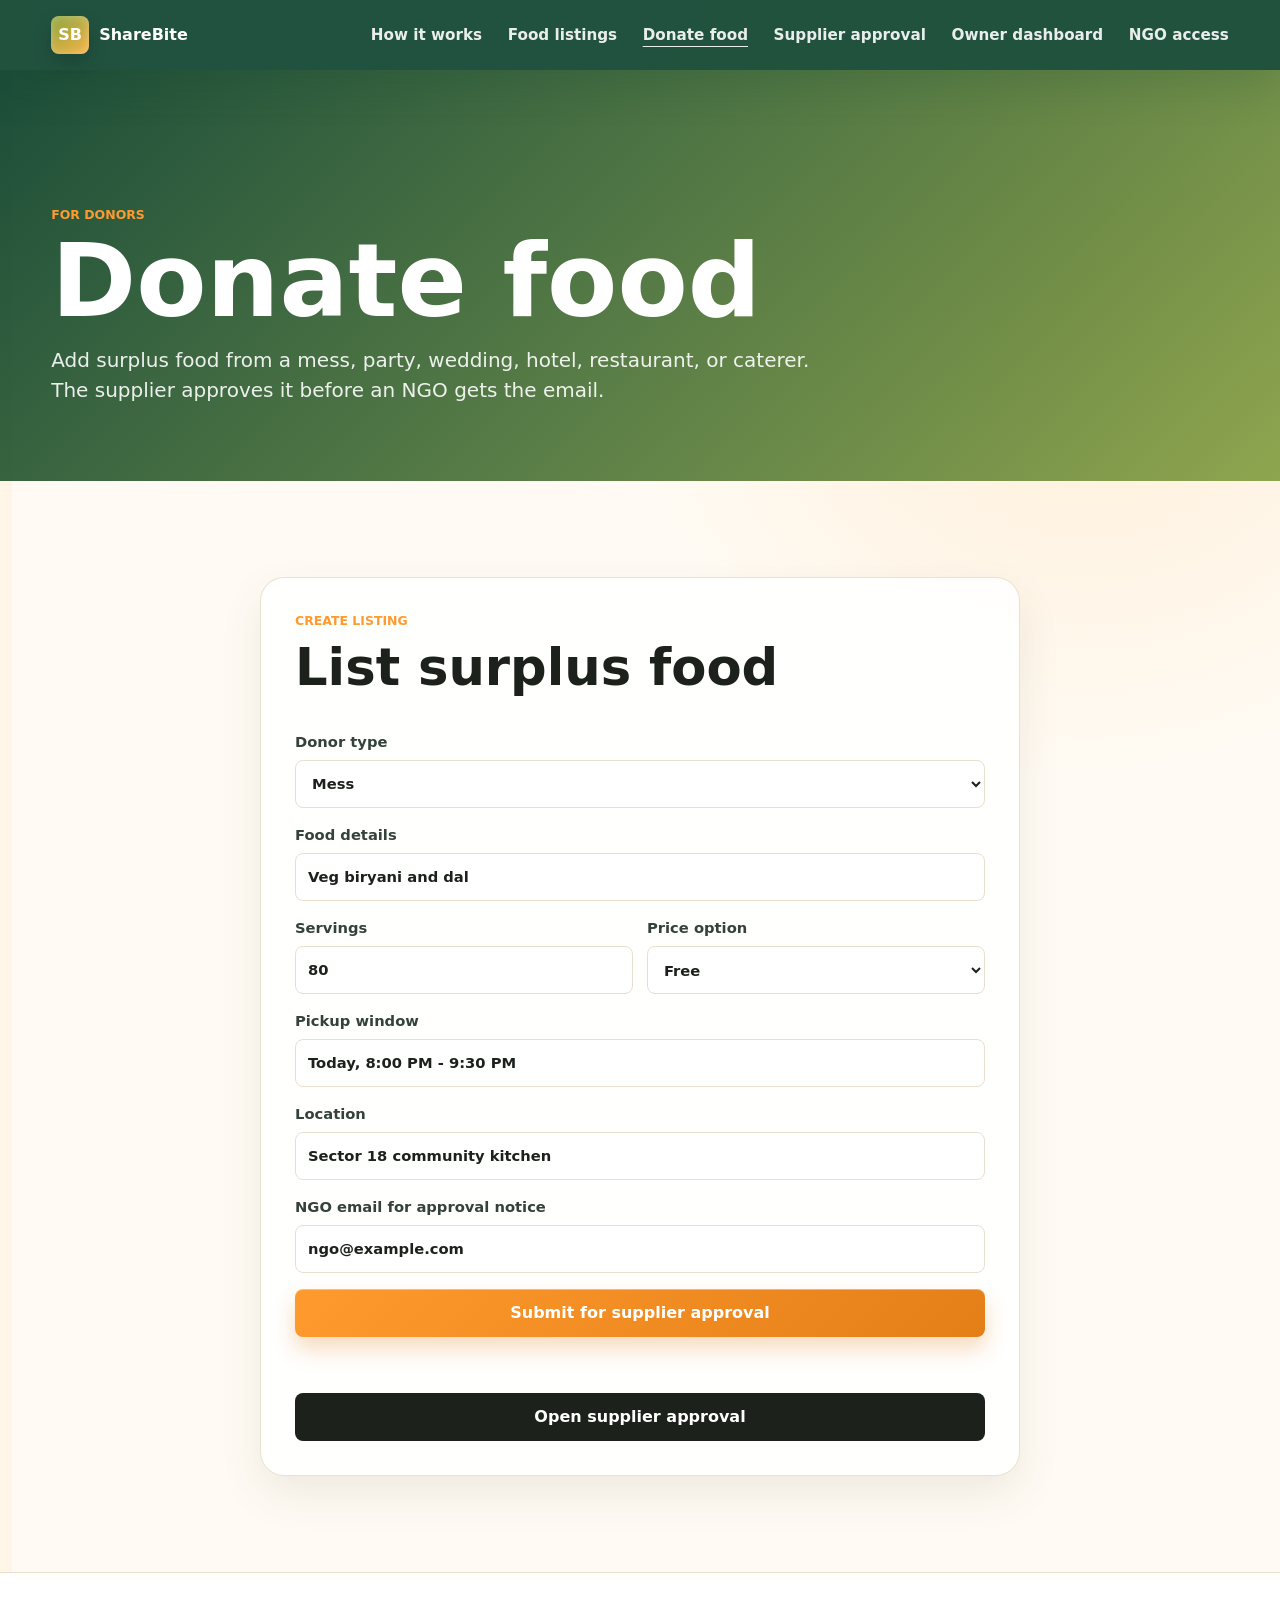
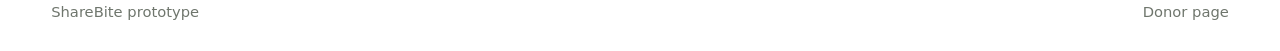
<file: donate.html>
<!DOCTYPE html>
<html lang="en">
<head>
  <meta charset="UTF-8">
  <meta name="viewport" content="width=device-width, initial-scale=1.0">
  <title>Donate Food | ShareBite</title>
  <link rel="stylesheet" href="styles.css">
</head>
<body>
  <a class="skip-link" href="#main">Skip to main content</a>
  <header class="site-header page-header">
    <a class="brand" href="index.html" aria-label="ShareBite home"><span class="brand-mark">SB</span><span>ShareBite</span></a>
    <button class="menu-toggle" type="button" aria-controls="mainNav" aria-expanded="false"><span></span><span></span><span></span>Menu</button>
    <nav class="nav" id="mainNav" aria-label="Main navigation">
      <a href="how.html">How it works</a>
      <a href="listings.html">Food listings</a>
      <a href="donate.html" aria-current="page">Donate food</a>
      <a href="supplier.html">Supplier approval</a>
      <a href="owner.html">Owner dashboard</a>
      <a href="ngo.html">NGO access</a>
    </nav>
  </header>

  <main id="main">
    <section class="page-hero">
      <p class="eyebrow">For donors</p>
      <h1>Donate food</h1>
      <p>Add surplus food from a mess, party, wedding, hotel, restaurant, or caterer. The supplier approves it before an NGO gets the email.</p>
    </section>

    <section class="section single-form">
      <form class="form-panel" id="donate" aria-labelledby="donate-title">
        <div class="section-heading inline">
          <p class="eyebrow">Create listing</p>
          <h2 id="donate-title">List surplus food</h2>
        </div>
        <label>Donor type
          <select id="donorType" required>
            <option>Mess</option>
            <option>Wedding hall</option>
            <option>Party organizer</option>
            <option>Hotel</option>
            <option>Restaurant</option>
            <option>Caterer</option>
          </select>
        </label>
        <label>Food details<input id="foodName" type="text" value="Veg biryani and dal" required></label>
        <div class="form-row">
          <label>Servings<input id="servings" type="number" min="5" value="80" required></label>
          <label>Price option
            <select id="priceType" required>
              <option value="free">Free</option>
              <option value="discount">50% off</option>
            </select>
          </label>
        </div>
        <label>Pickup window<input id="pickupWindow" type="text" value="Today, 8:00 PM - 9:30 PM" required></label>
        <label>Location<input id="location" type="text" value="Sector 18 community kitchen" required></label>
        <label>NGO email for approval notice<input id="ngoEmail" type="email" value="ngo@example.com" required></label>
        <button class="button primary full" type="submit">Submit for supplier approval</button>
        <p class="form-note" id="donationMessage" role="status"></p>
        <a class="button dark full" href="supplier.html">Open supplier approval</a>
      </form>
    </section>
  </main>

  <footer class="footer"><span>ShareBite prototype</span><span>Donor page</span></footer>
  <script src="script.js"></script>
</body>
</html>
</file>
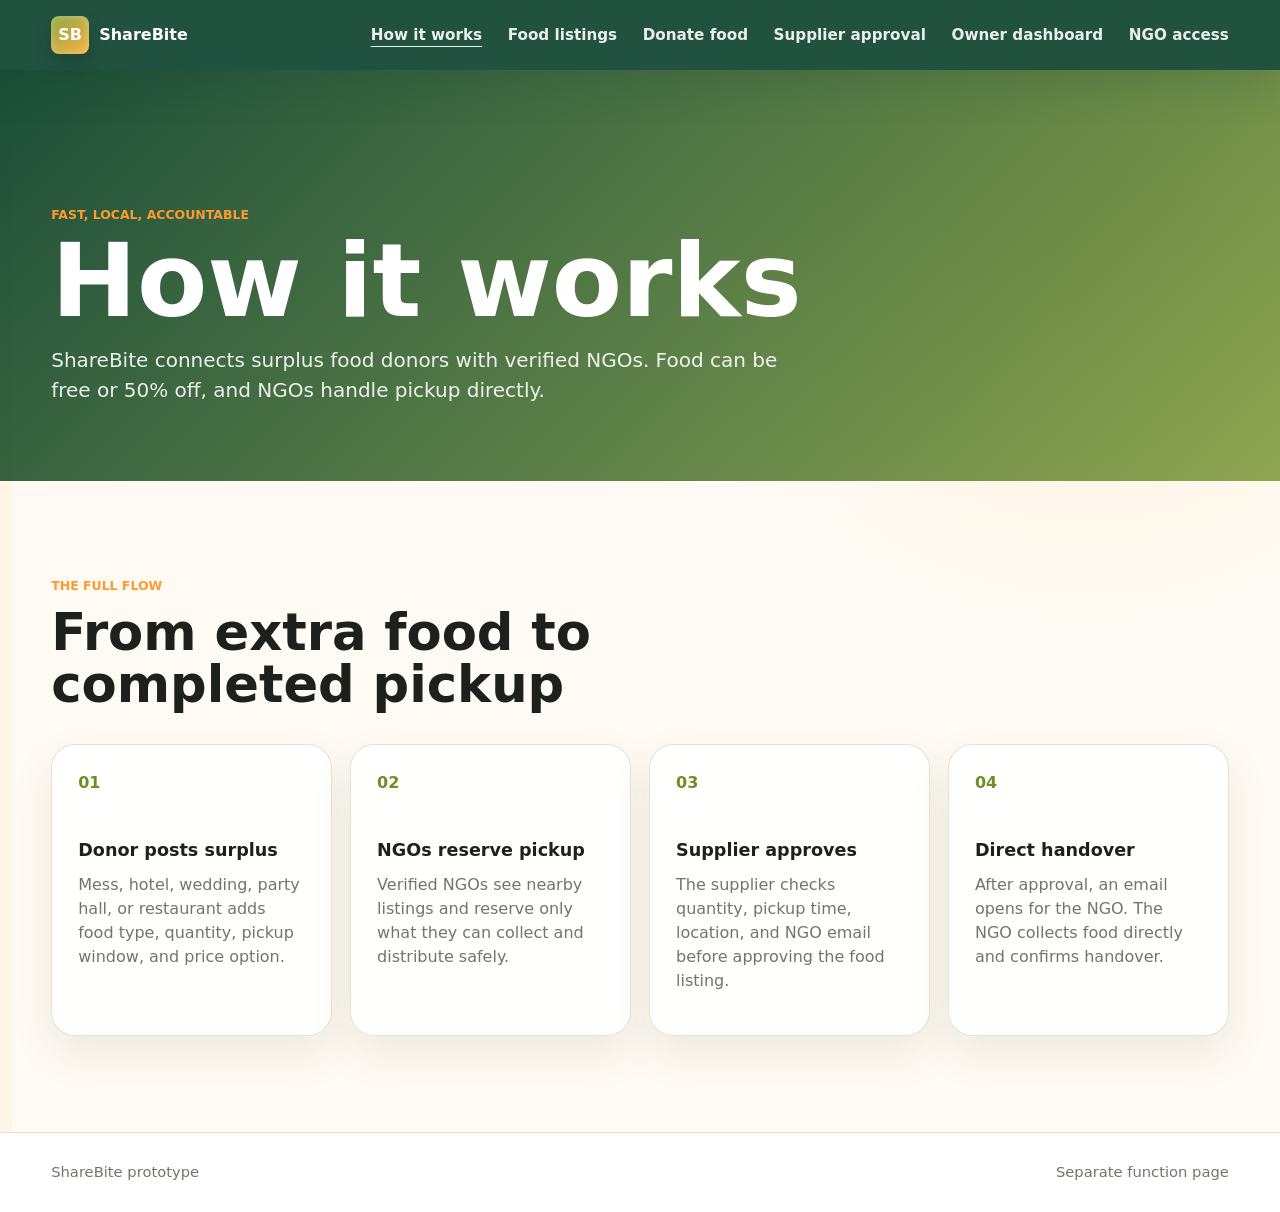
<file: how.html>
<!DOCTYPE html>
<html lang="en">
<head>
  <meta charset="UTF-8">
  <meta name="viewport" content="width=device-width, initial-scale=1.0">
  <title>How It Works | ShareBite</title>
  <link rel="stylesheet" href="styles.css">
</head>
<body>
  <a class="skip-link" href="#main">Skip to main content</a>
  <header class="site-header page-header">
    <a class="brand" href="index.html" aria-label="ShareBite home"><span class="brand-mark">SB</span><span>ShareBite</span></a>
    <button class="menu-toggle" type="button" aria-controls="mainNav" aria-expanded="false"><span></span><span></span><span></span>Menu</button>
    <nav class="nav" id="mainNav" aria-label="Main navigation">
      <a href="how.html" aria-current="page">How it works</a>
      <a href="listings.html">Food listings</a>
      <a href="donate.html">Donate food</a>
      <a href="supplier.html">Supplier approval</a>
      <a href="owner.html">Owner dashboard</a>
      <a href="ngo.html">NGO access</a>
    </nav>
  </header>

  <main id="main">
    <section class="page-hero">
      <p class="eyebrow">Fast, local, accountable</p>
      <h1>How it works</h1>
      <p>ShareBite connects surplus food donors with verified NGOs. Food can be free or 50% off, and NGOs handle pickup directly.</p>
    </section>

    <section class="section how" aria-labelledby="how-title">
      <div class="section-heading">
        <p class="eyebrow">The full flow</p>
        <h2 id="how-title">From extra food to completed pickup</h2>
      </div>
      <div class="steps">
        <article>
          <span class="step-number">01</span>
          <h3>Donor posts surplus</h3>
          <p>Mess, hotel, wedding, party hall, or restaurant adds food type, quantity, pickup window, and price option.</p>
        </article>
        <article>
          <span class="step-number">02</span>
          <h3>NGOs reserve pickup</h3>
          <p>Verified NGOs see nearby listings and reserve only what they can collect and distribute safely.</p>
        </article>
        <article>
          <span class="step-number">03</span>
          <h3>Supplier approves</h3>
          <p>The supplier checks quantity, pickup time, location, and NGO email before approving the food listing.</p>
        </article>
        <article>
          <span class="step-number">04</span>
          <h3>Direct handover</h3>
          <p>After approval, an email opens for the NGO. The NGO collects food directly and confirms handover.</p>
        </article>
      </div>
    </section>
  </main>

  <footer class="footer"><span>ShareBite prototype</span><span>Separate function page</span></footer>
  <script src="script.js"></script>
</body>
</html>
</file>
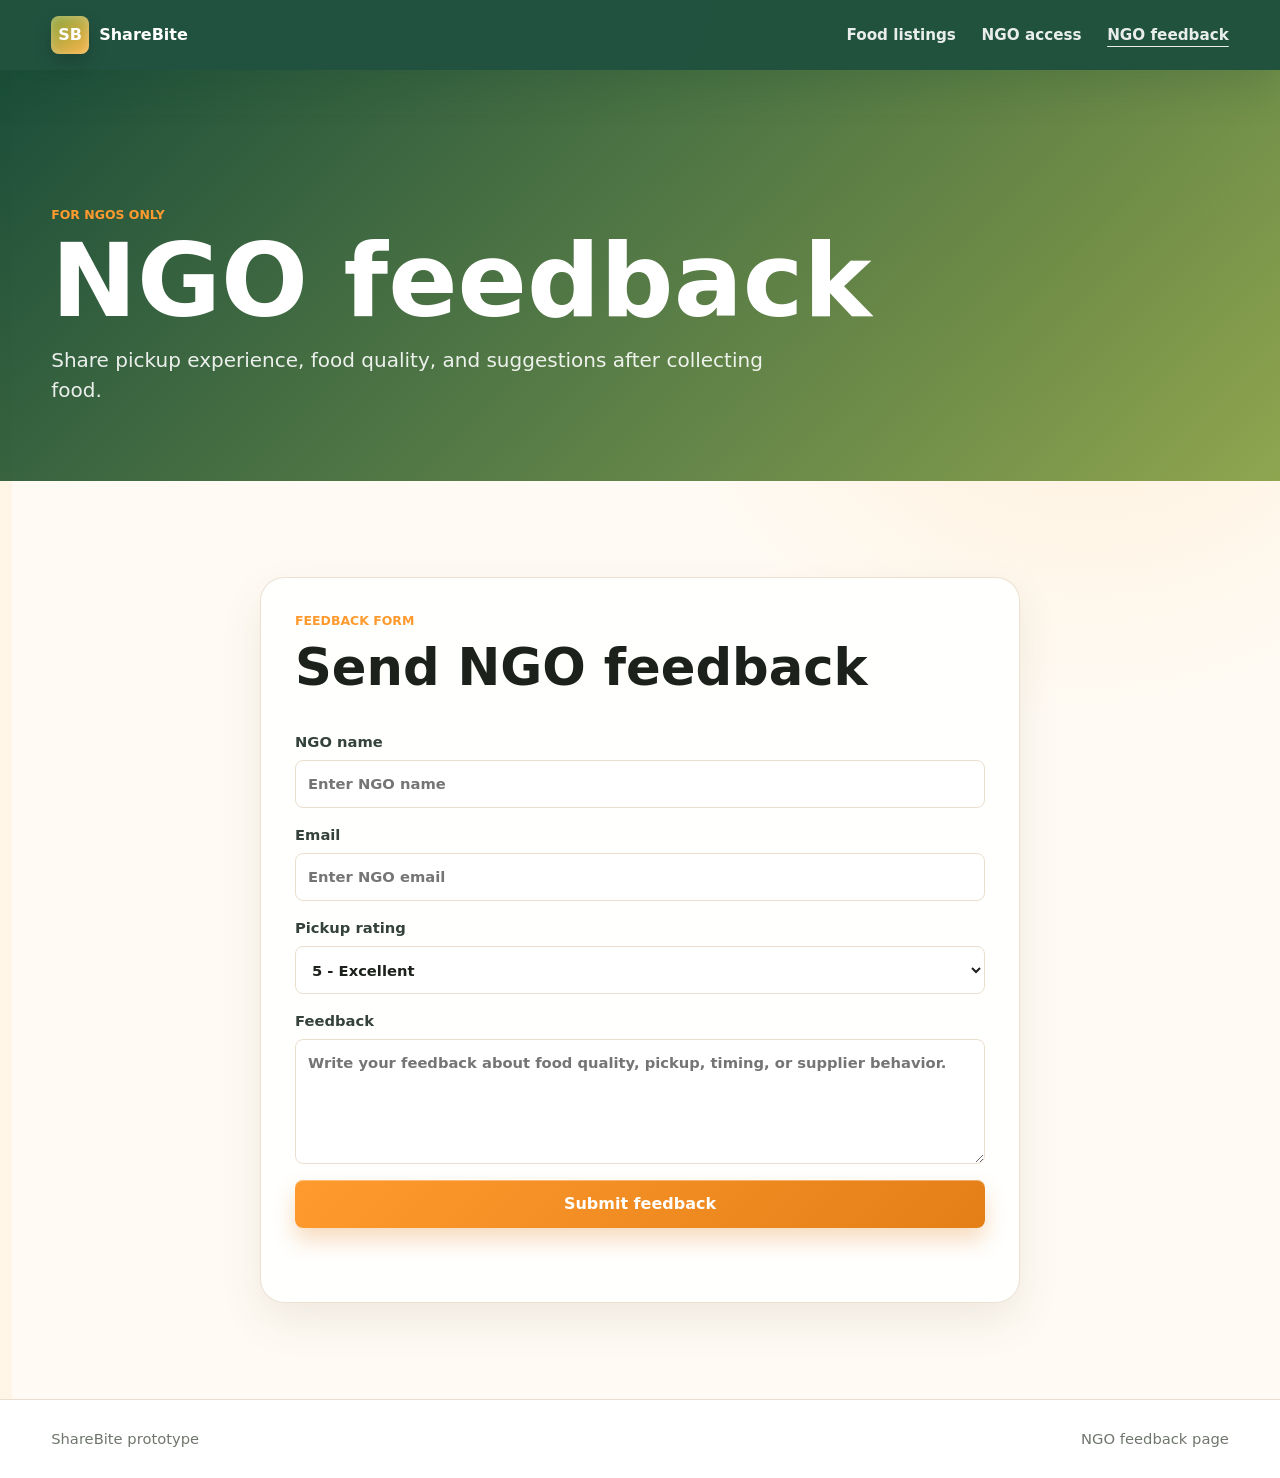
<file: ngo-feedback.html>
<!DOCTYPE html>
<html lang="en">
<head>
  <meta charset="UTF-8">
  <meta name="viewport" content="width=device-width, initial-scale=1.0">
  <title>NGO Feedback | ShareBite</title>
  <link rel="stylesheet" href="styles.css">
</head>
<body>
  <a class="skip-link" href="#main">Skip to main content</a>
  <header class="site-header page-header">
    <a class="brand" href="index.html" aria-label="ShareBite home"><span class="brand-mark">SB</span><span>ShareBite</span></a>
    <button class="menu-toggle" type="button" aria-controls="mainNav" aria-expanded="false"><span></span><span></span><span></span>Menu</button>
    <nav class="nav" id="mainNav" aria-label="Main navigation">
      <a href="listings.html">Food listings</a>
      <a href="ngo.html">NGO access</a>
      <a href="ngo-feedback.html" aria-current="page">NGO feedback</a>
    </nav>
  </header>

  <main id="main">
    <section class="page-hero">
      <p class="eyebrow">For NGOs only</p>
      <h1>NGO feedback</h1>
      <p>Share pickup experience, food quality, and suggestions after collecting food.</p>
    </section>

    <section class="section single-form">
      <form class="form-panel ngo-panel" id="ngoFeedbackForm" aria-labelledby="feedback-title">
        <div class="section-heading inline">
          <p class="eyebrow">Feedback form</p>
          <h2 id="feedback-title">Send NGO feedback</h2>
        </div>
        <label>NGO name
          <input id="feedbackNgoName" type="text" placeholder="Enter NGO name" required>
        </label>
        <label>Email
          <input id="feedbackEmail" type="email" placeholder="Enter NGO email" required>
        </label>
        <label>Pickup rating
          <select id="feedbackRating" required>
            <option value="5">5 - Excellent</option>
            <option value="4">4 - Good</option>
            <option value="3">3 - Average</option>
            <option value="2">2 - Needs improvement</option>
            <option value="1">1 - Poor</option>
          </select>
        </label>
        <label>Feedback
          <textarea id="feedbackText" rows="5" placeholder="Write your feedback about food quality, pickup, timing, or supplier behavior." required></textarea>
        </label>
        <button class="button primary full" type="submit">Submit feedback</button>
        <p class="form-note" id="feedbackMessage" role="status"></p>
      </form>
    </section>
  </main>

  <footer class="footer"><span>ShareBite prototype</span><span>NGO feedback page</span></footer>
  <script src="script.js"></script>
</body>
</html>
</file>
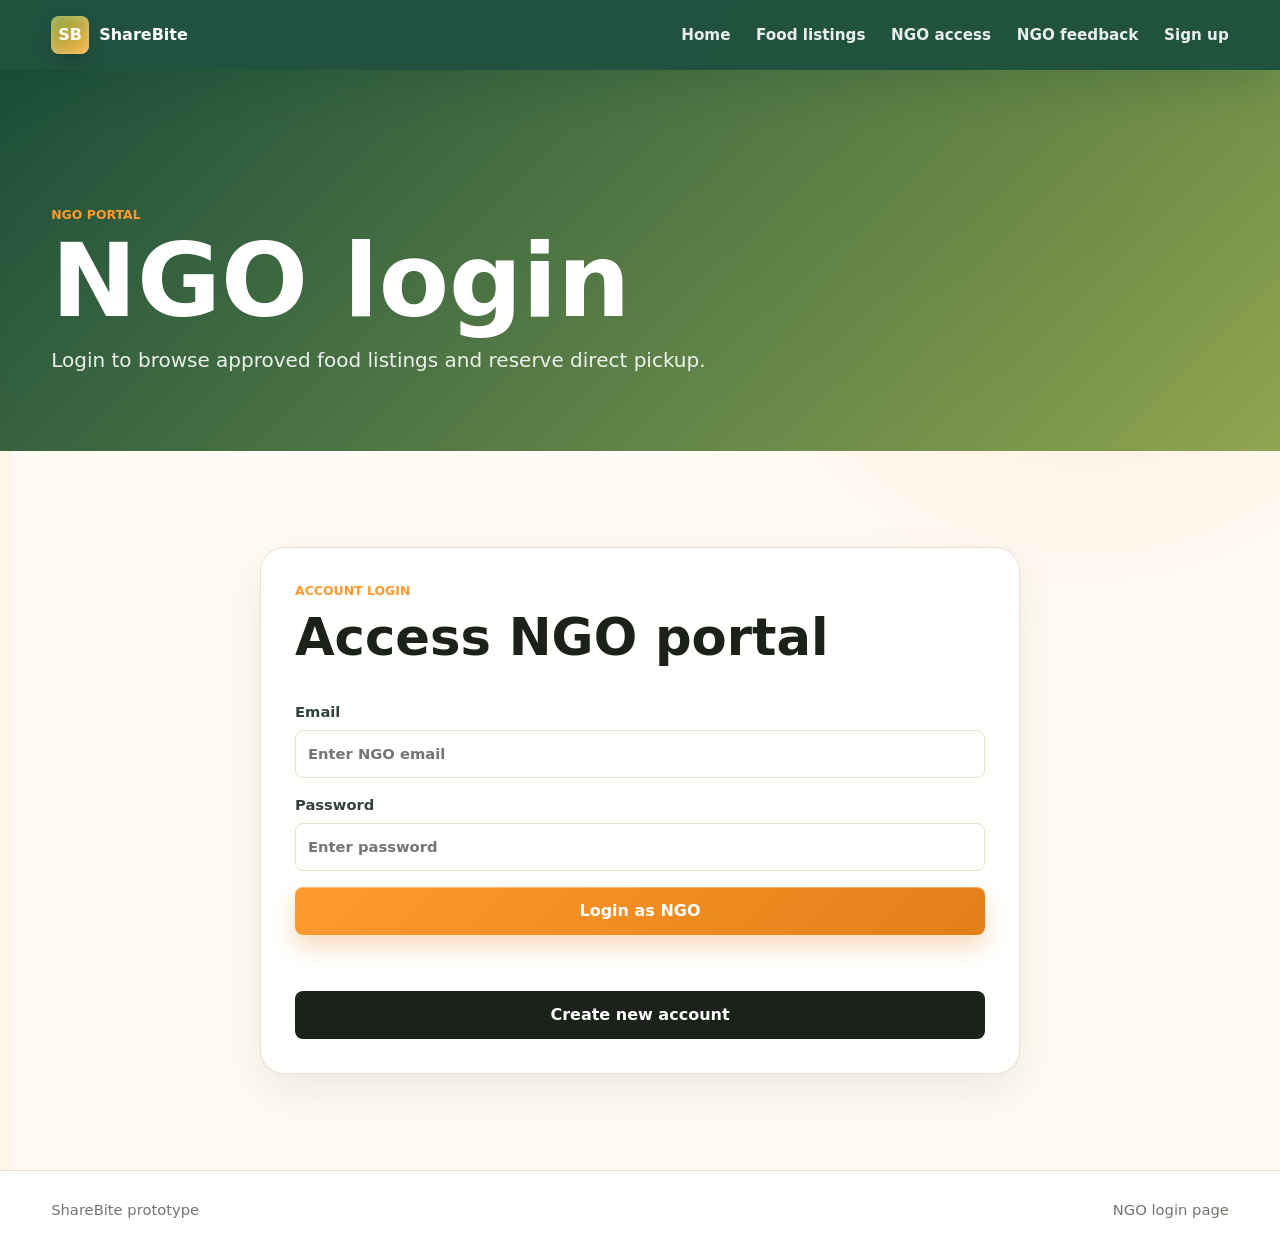
<file: ngo-login.html>
<!DOCTYPE html>
<html lang="en">
<head>
  <meta charset="UTF-8">
  <meta name="viewport" content="width=device-width, initial-scale=1.0">
  <title>NGO Login | ShareBite</title>
  <link rel="stylesheet" href="styles.css">
</head>
<body>
  <a class="skip-link" href="#main">Skip to main content</a>
  <header class="site-header page-header">
    <a class="brand" href="index.html" aria-label="ShareBite home"><span class="brand-mark">SB</span><span>ShareBite</span></a>
    <button class="menu-toggle" type="button" aria-controls="mainNav" aria-expanded="false"><span></span><span></span><span></span>Menu</button>
    <nav class="nav" id="mainNav" aria-label="Main navigation">
      <a href="index.html">Home</a>
      <a href="listings.html">Food listings</a>
      <a href="ngo.html">NGO access</a>
      <a href="ngo-feedback.html">NGO feedback</a>
      <a href="signup.html">Sign up</a>
    </nav>
  </header>

  <main id="main">
    <section class="page-hero">
      <p class="eyebrow">NGO portal</p>
      <h1>NGO login</h1>
      <p>Login to browse approved food listings and reserve direct pickup.</p>
    </section>

    <section class="section single-form">
      <form class="form-panel login-panel" data-login-role="ngo" aria-labelledby="ngo-login-title">
        <div class="section-heading inline">
          <p class="eyebrow">Account login</p>
          <h2 id="ngo-login-title">Access NGO portal</h2>
        </div>
        <label>Email<input class="login-email" type="email" placeholder="Enter NGO email" autocomplete="email" required></label>
        <label>Password<input class="login-password" type="password" placeholder="Enter password" autocomplete="current-password" required></label>
        <button class="button primary full" type="submit">Login as NGO</button>
        <p class="form-note login-message" role="status"></p>
        <a class="button dark full" href="signup.html">Create new account</a>
      </form>
    </section>
  </main>

  <footer class="footer"><span>ShareBite prototype</span><span>NGO login page</span></footer>
  <script src="script.js"></script>
</body>
</html>
</file>
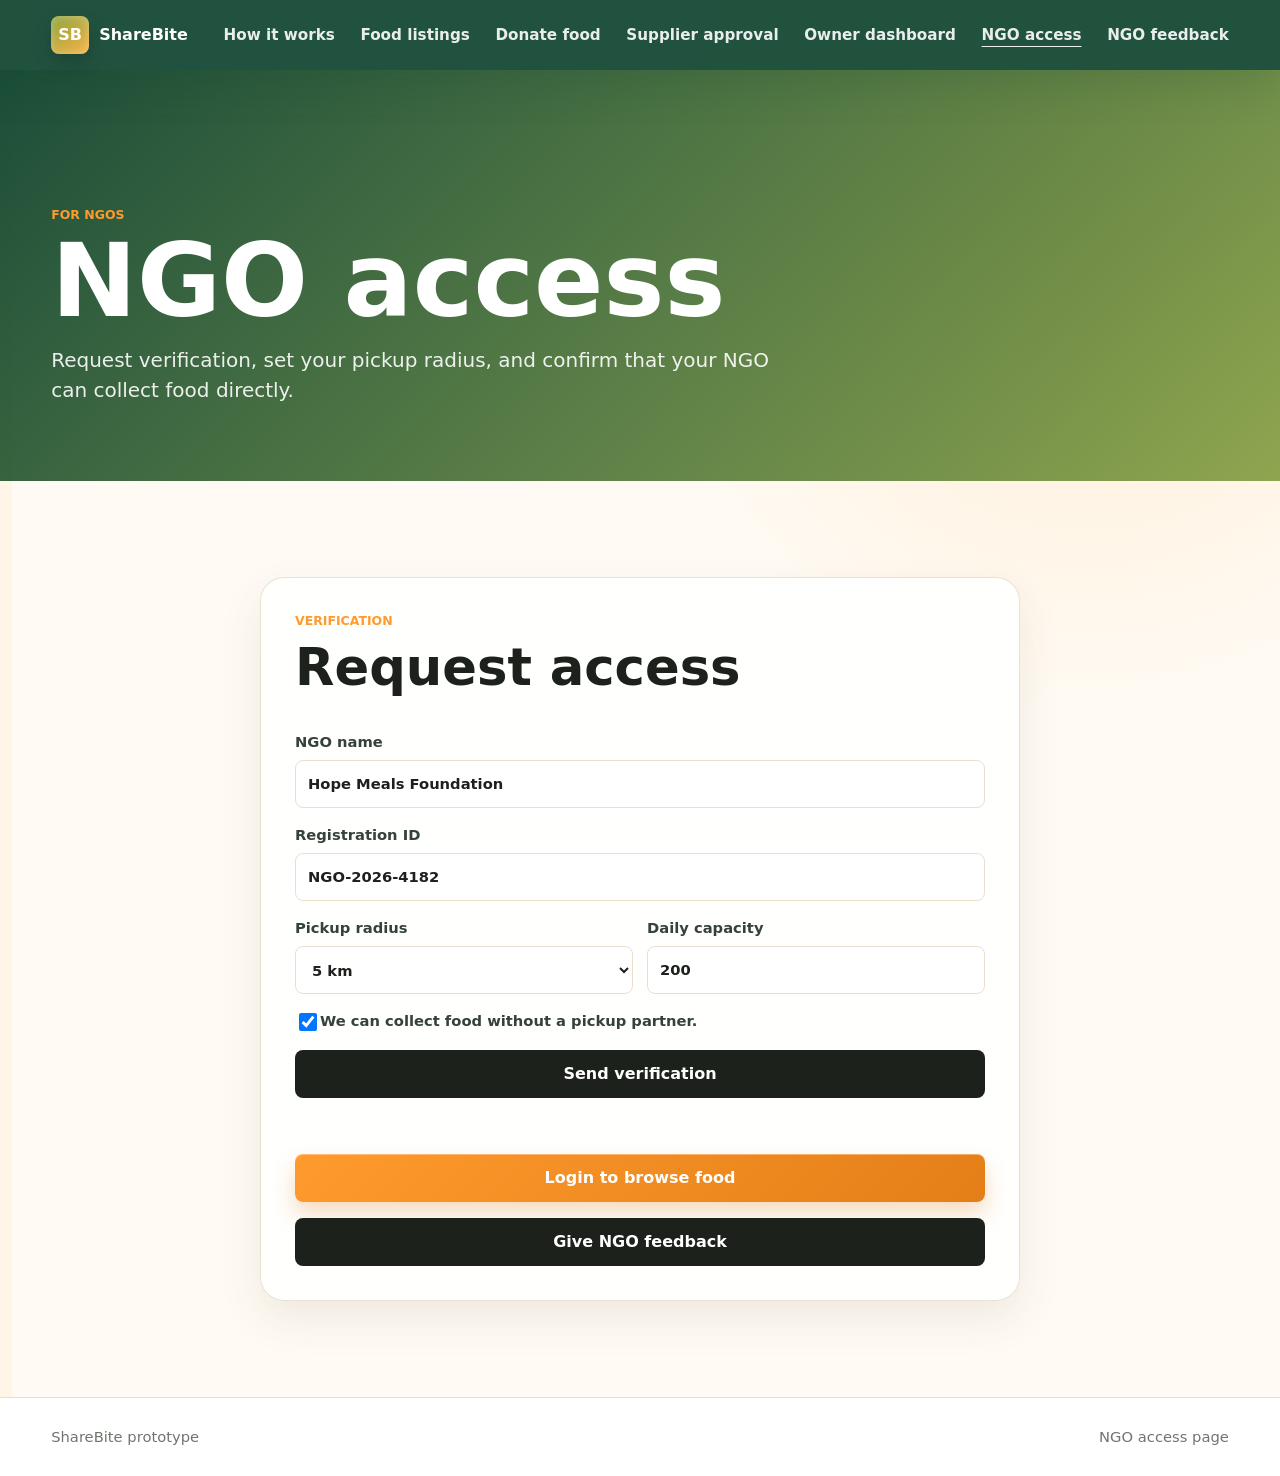
<file: ngo.html>
<!DOCTYPE html>
<html lang="en">
<head>
  <meta charset="UTF-8">
  <meta name="viewport" content="width=device-width, initial-scale=1.0">
  <title>NGO Access | ShareBite</title>
  <link rel="stylesheet" href="styles.css">
</head>
<body>
  <a class="skip-link" href="#main">Skip to main content</a>
  <header class="site-header page-header">
    <a class="brand" href="index.html" aria-label="ShareBite home"><span class="brand-mark">SB</span><span>ShareBite</span></a>
    <button class="menu-toggle" type="button" aria-controls="mainNav" aria-expanded="false"><span></span><span></span><span></span>Menu</button>
    <nav class="nav" id="mainNav" aria-label="Main navigation">
      <a href="how.html">How it works</a>
      <a href="listings.html">Food listings</a>
      <a href="donate.html">Donate food</a>
      <a href="supplier.html">Supplier approval</a>
      <a href="owner.html">Owner dashboard</a>
      <a href="ngo.html" aria-current="page">NGO access</a>
      <a href="ngo-feedback.html">NGO feedback</a>
    </nav>
  </header>

  <main id="main">
    <section class="page-hero">
      <p class="eyebrow">For NGOs</p>
      <h1>NGO access</h1>
      <p>Request verification, set your pickup radius, and confirm that your NGO can collect food directly.</p>
    </section>

    <section class="section single-form">
      <form class="form-panel ngo-panel" id="ngo" aria-labelledby="ngo-title">
        <div class="section-heading inline">
          <p class="eyebrow">Verification</p>
          <h2 id="ngo-title">Request access</h2>
        </div>
        <label>NGO name<input type="text" value="Hope Meals Foundation" required></label>
        <label>Registration ID<input type="text" value="NGO-2026-4182" required></label>
        <div class="form-row">
          <label>Pickup radius
            <select required>
              <option>5 km</option>
              <option>10 km</option>
              <option>20 km</option>
            </select>
          </label>
          <label>Daily capacity<input type="number" min="10" value="200" required></label>
        </div>
        <label class="checkbox">
          <input type="checkbox" checked>
          <span>We can collect food without a pickup partner.</span>
        </label>
        <button class="button dark full" type="submit">Send verification</button>
        <p class="form-note" id="ngoMessage" role="status"></p>
        <a class="button primary full" href="ngo-login.html">Login to browse food</a>
        <a class="button dark full" href="ngo-feedback.html">Give NGO feedback</a>
      </form>
    </section>
  </main>

  <footer class="footer"><span>ShareBite prototype</span><span>NGO access page</span></footer>
  <script src="script.js"></script>
</body>
</html>
</file>
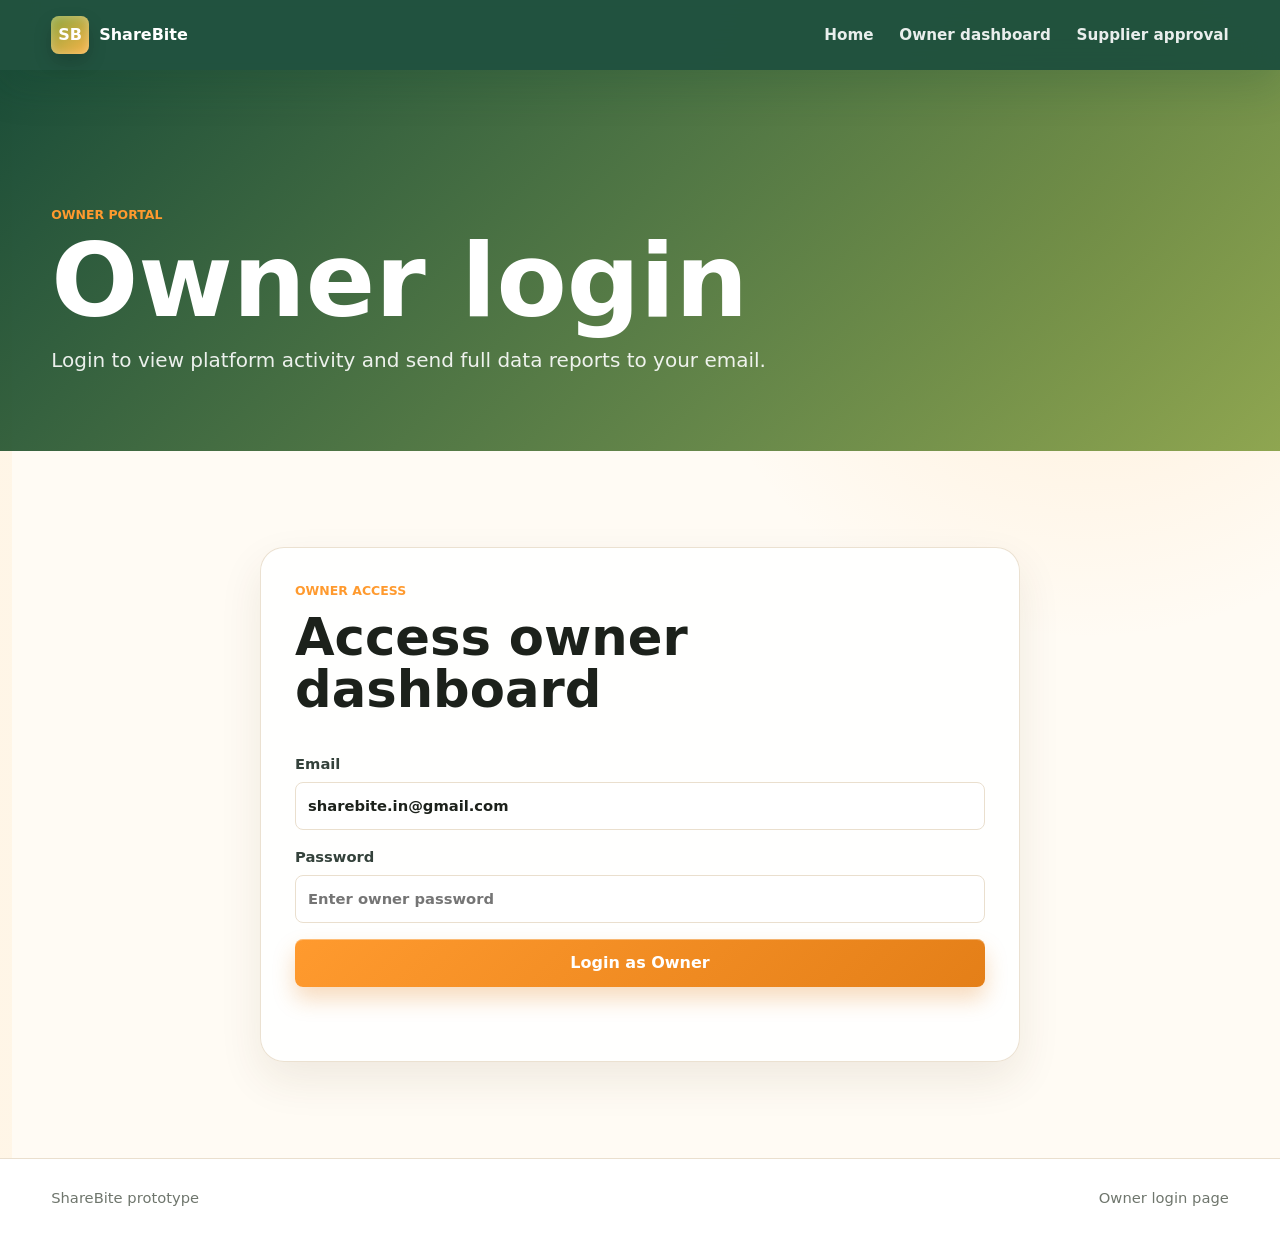
<file: owner-login.html>
<!DOCTYPE html>
<html lang="en">
<head>
  <meta charset="UTF-8">
  <meta name="viewport" content="width=device-width, initial-scale=1.0">
  <title>Owner Login | ShareBite</title>
  <link rel="stylesheet" href="styles.css">
</head>
<body>
  <a class="skip-link" href="#main">Skip to main content</a>
  <header class="site-header page-header">
    <a class="brand" href="index.html" aria-label="ShareBite home"><span class="brand-mark">SB</span><span>ShareBite</span></a>
    <button class="menu-toggle" type="button" aria-controls="mainNav" aria-expanded="false"><span></span><span></span><span></span>Menu</button>
    <nav class="nav" id="mainNav" aria-label="Main navigation">
      <a href="index.html">Home</a>
      <a href="owner.html">Owner dashboard</a>
      <a href="supplier.html">Supplier approval</a>
    </nav>
  </header>

  <main id="main">
    <section class="page-hero">
      <p class="eyebrow">Owner portal</p>
      <h1>Owner login</h1>
      <p>Login to view platform activity and send full data reports to your email.</p>
    </section>

    <section class="section single-form">
      <form class="form-panel login-panel" data-login-role="owner" aria-labelledby="owner-login-title">
        <div class="section-heading inline">
          <p class="eyebrow">Owner access</p>
          <h2 id="owner-login-title">Access owner dashboard</h2>
        </div>
        <label>Email<input class="login-email" type="email" value="sharebite.in@gmail.com" autocomplete="email" required></label>
        <label>Password<input class="login-password" type="password" placeholder="Enter owner password" autocomplete="current-password" required></label>
        <button class="button primary full" type="submit">Login as Owner</button>
        <p class="form-note login-message" role="status"></p>
      </form>
    </section>
  </main>

  <footer class="footer"><span>ShareBite prototype</span><span>Owner login page</span></footer>
  <script src="script.js"></script>
</body>
</html>
</file>
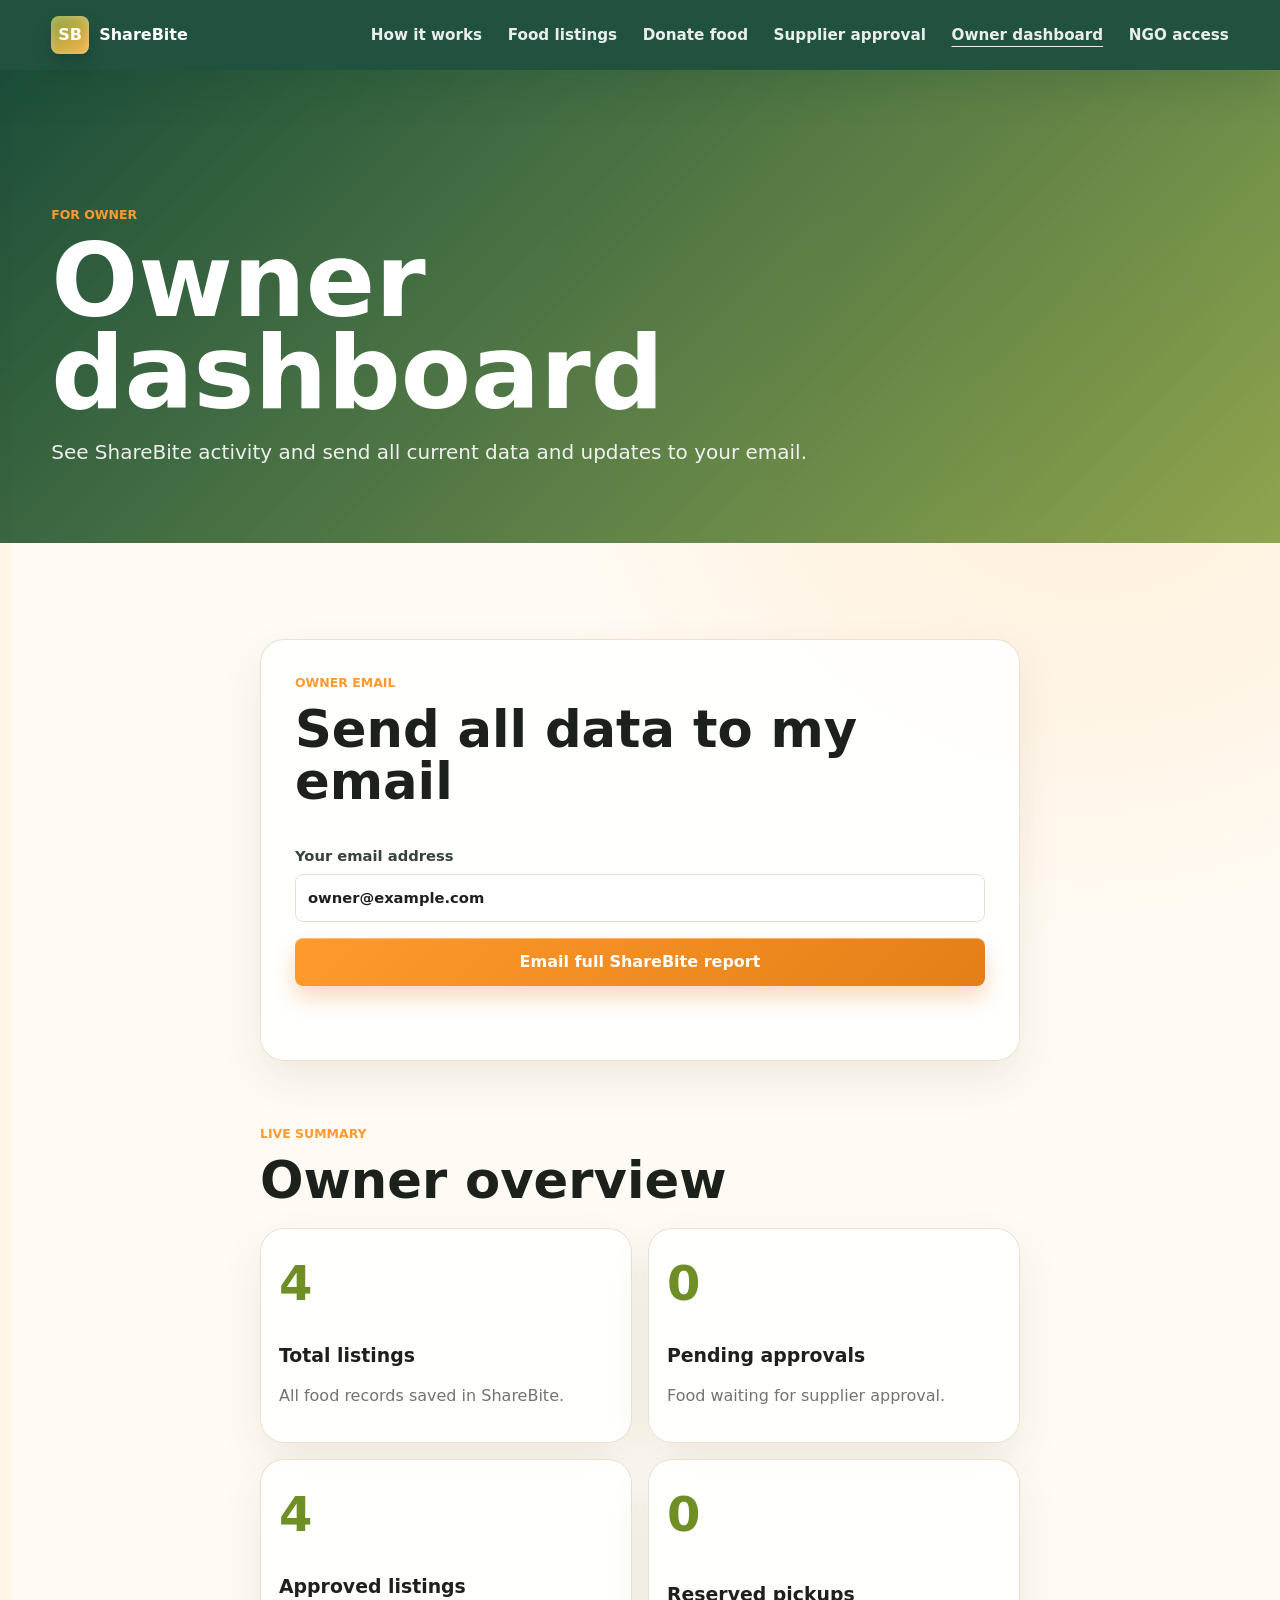
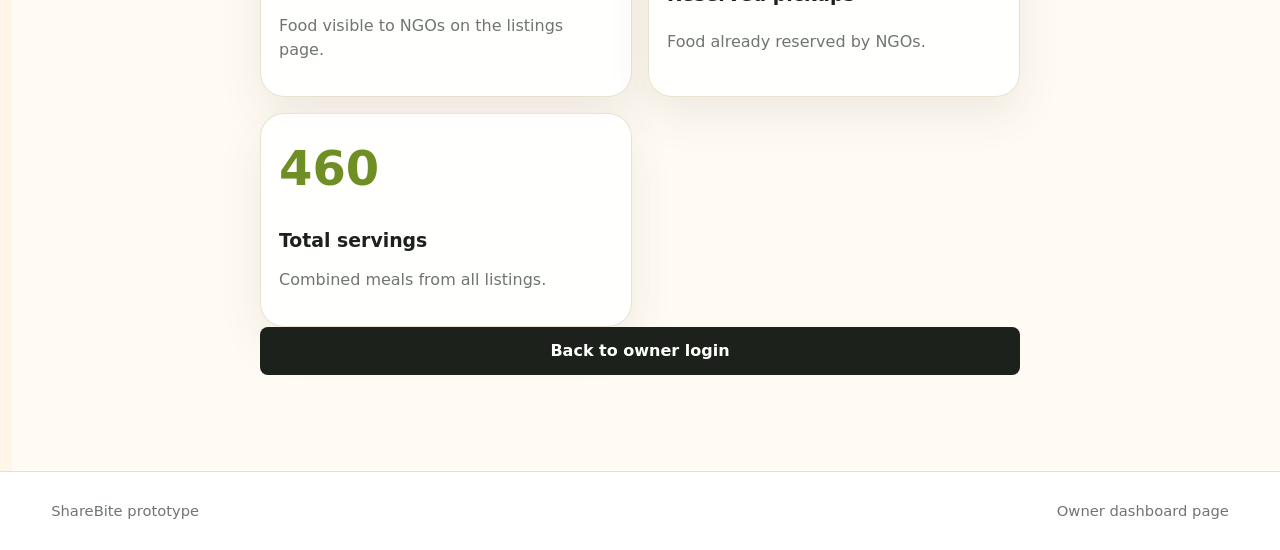
<file: owner.html>
<!DOCTYPE html>
<html lang="en">
<head>
  <meta charset="UTF-8">
  <meta name="viewport" content="width=device-width, initial-scale=1.0">
  <title>Owner Dashboard | ShareBite</title>
  <link rel="stylesheet" href="styles.css">
</head>
<body>
  <a class="skip-link" href="#main">Skip to main content</a>
  <header class="site-header page-header">
    <a class="brand" href="index.html" aria-label="ShareBite home"><span class="brand-mark">SB</span><span>ShareBite</span></a>
    <button class="menu-toggle" type="button" aria-controls="mainNav" aria-expanded="false"><span></span><span></span><span></span>Menu</button>
    <nav class="nav" id="mainNav" aria-label="Main navigation">
      <a href="how.html">How it works</a>
      <a href="listings.html">Food listings</a>
      <a href="donate.html">Donate food</a>
      <a href="supplier.html">Supplier approval</a>
      <a href="owner.html" aria-current="page">Owner dashboard</a>
      <a href="ngo.html">NGO access</a>
    </nav>
  </header>

  <main id="main">
    <section class="page-hero">
      <p class="eyebrow">For owner</p>
      <h1>Owner dashboard</h1>
      <p>See ShareBite activity and send all current data and updates to your email.</p>
    </section>

    <section class="section owner-layout" aria-labelledby="owner-email-title">
      <form class="form-panel report-panel" id="ownerEmailForm" aria-labelledby="owner-email-title">
        <div class="section-heading inline">
          <p class="eyebrow">Owner email</p>
          <h2 id="owner-email-title">Send all data to my email</h2>
        </div>
        <label>Your email address
          <input id="ownerEmail" type="email" value="owner@example.com" required>
        </label>
        <button class="button primary full" type="submit">Email full ShareBite report</button>
        <p class="form-note" id="ownerEmailMessage" role="status"></p>
      </form>

      <div class="owner-summary" aria-labelledby="summary-title">
        <div class="section-heading inline">
          <p class="eyebrow">Live summary</p>
          <h2 id="summary-title">Owner overview</h2>
        </div>
        <div class="listing-grid owner-stats" id="ownerStats" aria-live="polite"></div>
      </div>
      <a class="button dark full" href="owner-login.html">Back to owner login</a>
    </section>
  </main>

  <footer class="footer"><span>ShareBite prototype</span><span>Owner dashboard page</span></footer>
  <script src="script.js"></script>
</body>
</html>
</file>
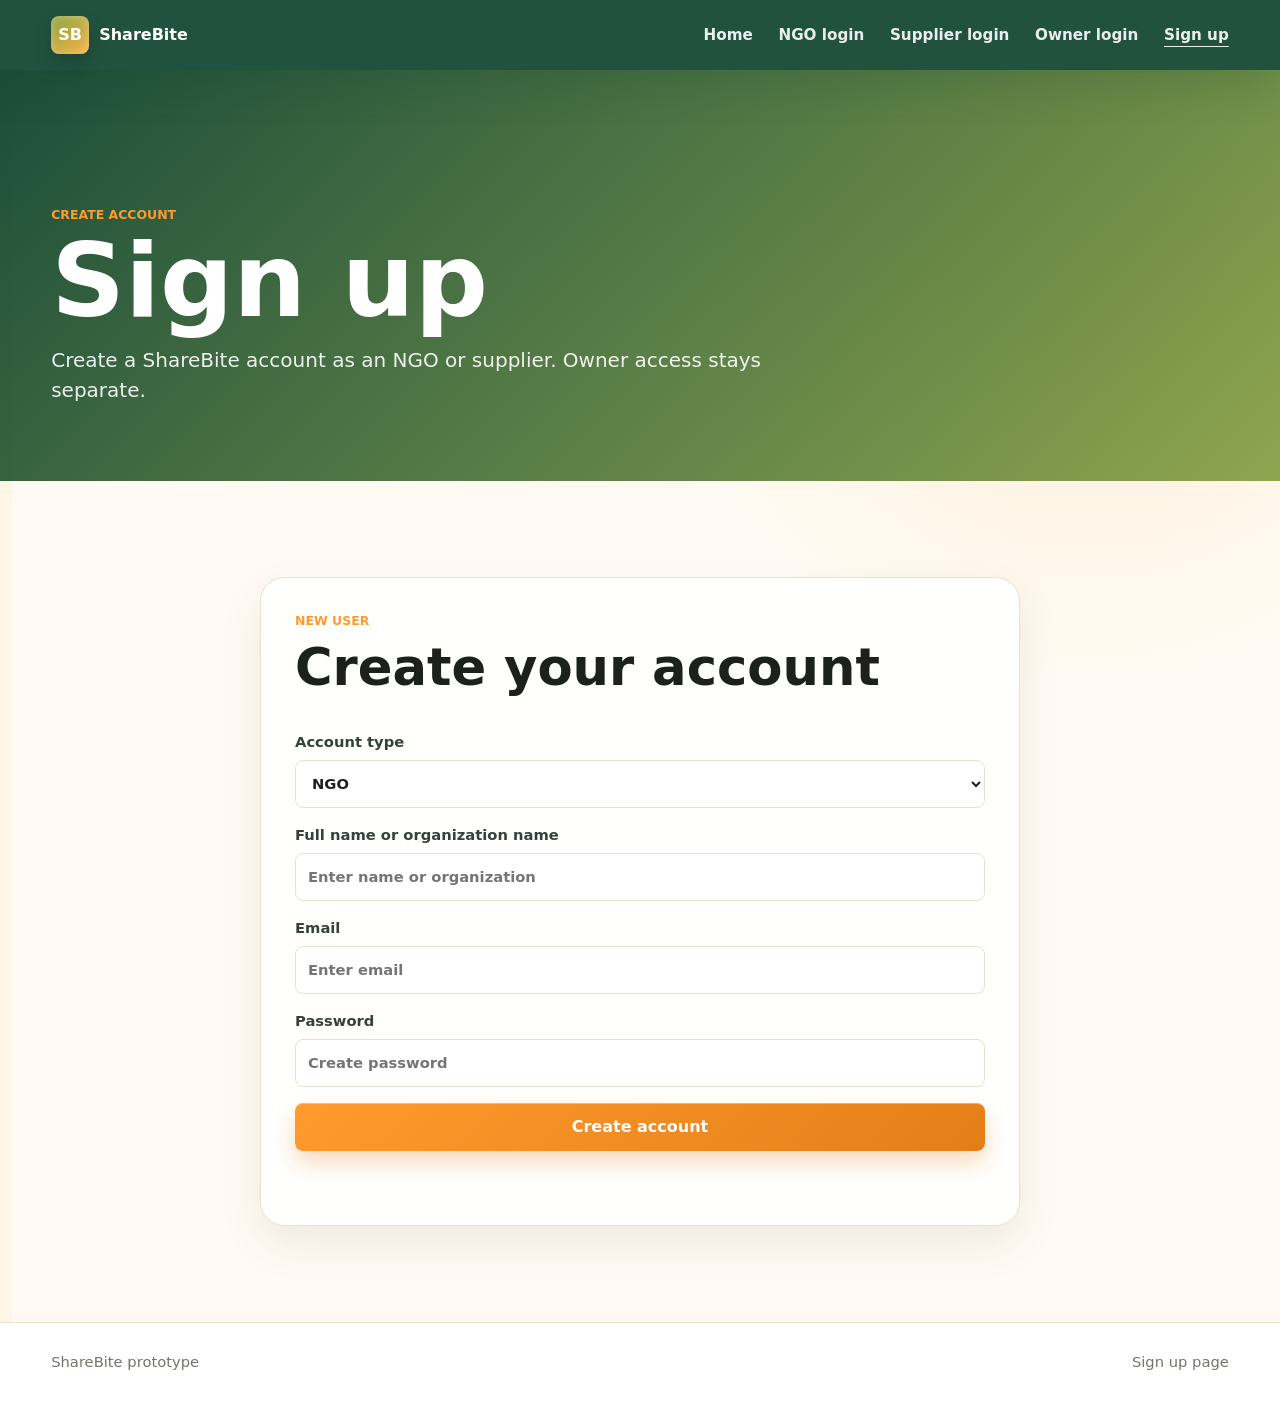
<file: signup.html>
<!DOCTYPE html>
<html lang="en">
<head>
  <meta charset="UTF-8">
  <meta name="viewport" content="width=device-width, initial-scale=1.0">
  <title>Sign Up | ShareBite</title>
  <link rel="stylesheet" href="styles.css">
</head>
<body>
  <a class="skip-link" href="#main">Skip to main content</a>
  <header class="site-header page-header">
    <a class="brand" href="index.html" aria-label="ShareBite home"><span class="brand-mark">SB</span><span>ShareBite</span></a>
    <button class="menu-toggle" type="button" aria-controls="mainNav" aria-expanded="false"><span></span><span></span><span></span>Menu</button>
    <nav class="nav" id="mainNav" aria-label="Main navigation">
      <a href="index.html">Home</a>
      <a href="ngo-login.html">NGO login</a>
      <a href="supplier-login.html">Supplier login</a>
      <a href="owner-login.html">Owner login</a>
      <a href="signup.html" aria-current="page">Sign up</a>
    </nav>
  </header>

  <main id="main">
    <section class="page-hero">
      <p class="eyebrow">Create account</p>
      <h1>Sign up</h1>
      <p>Create a ShareBite account as an NGO or supplier. Owner access stays separate.</p>
    </section>

    <section class="section single-form">
      <form class="form-panel login-panel" id="signupForm" aria-labelledby="signup-title">
        <div class="section-heading inline">
          <p class="eyebrow">New user</p>
          <h2 id="signup-title">Create your account</h2>
        </div>
        <label>Account type
          <select id="signupRole" required>
            <option value="ngo">NGO</option>
            <option value="supplier">Supplier</option>
          </select>
        </label>
        <label>Full name or organization name
          <input id="signupName" type="text" placeholder="Enter name or organization" autocomplete="name" required>
        </label>
        <label>Email
          <input id="signupEmail" type="email" placeholder="Enter email" autocomplete="email" required>
        </label>
        <label>Password
          <input id="signupPassword" type="password" placeholder="Create password" autocomplete="new-password" minlength="4" required>
        </label>
        <button class="button primary full" type="submit">Create account</button>
        <p class="form-note" id="signupMessage" role="status"></p>
      </form>
    </section>
  </main>

  <footer class="footer"><span>ShareBite prototype</span><span>Sign up page</span></footer>
  <script src="script.js"></script>
</body>
</html>
</file>
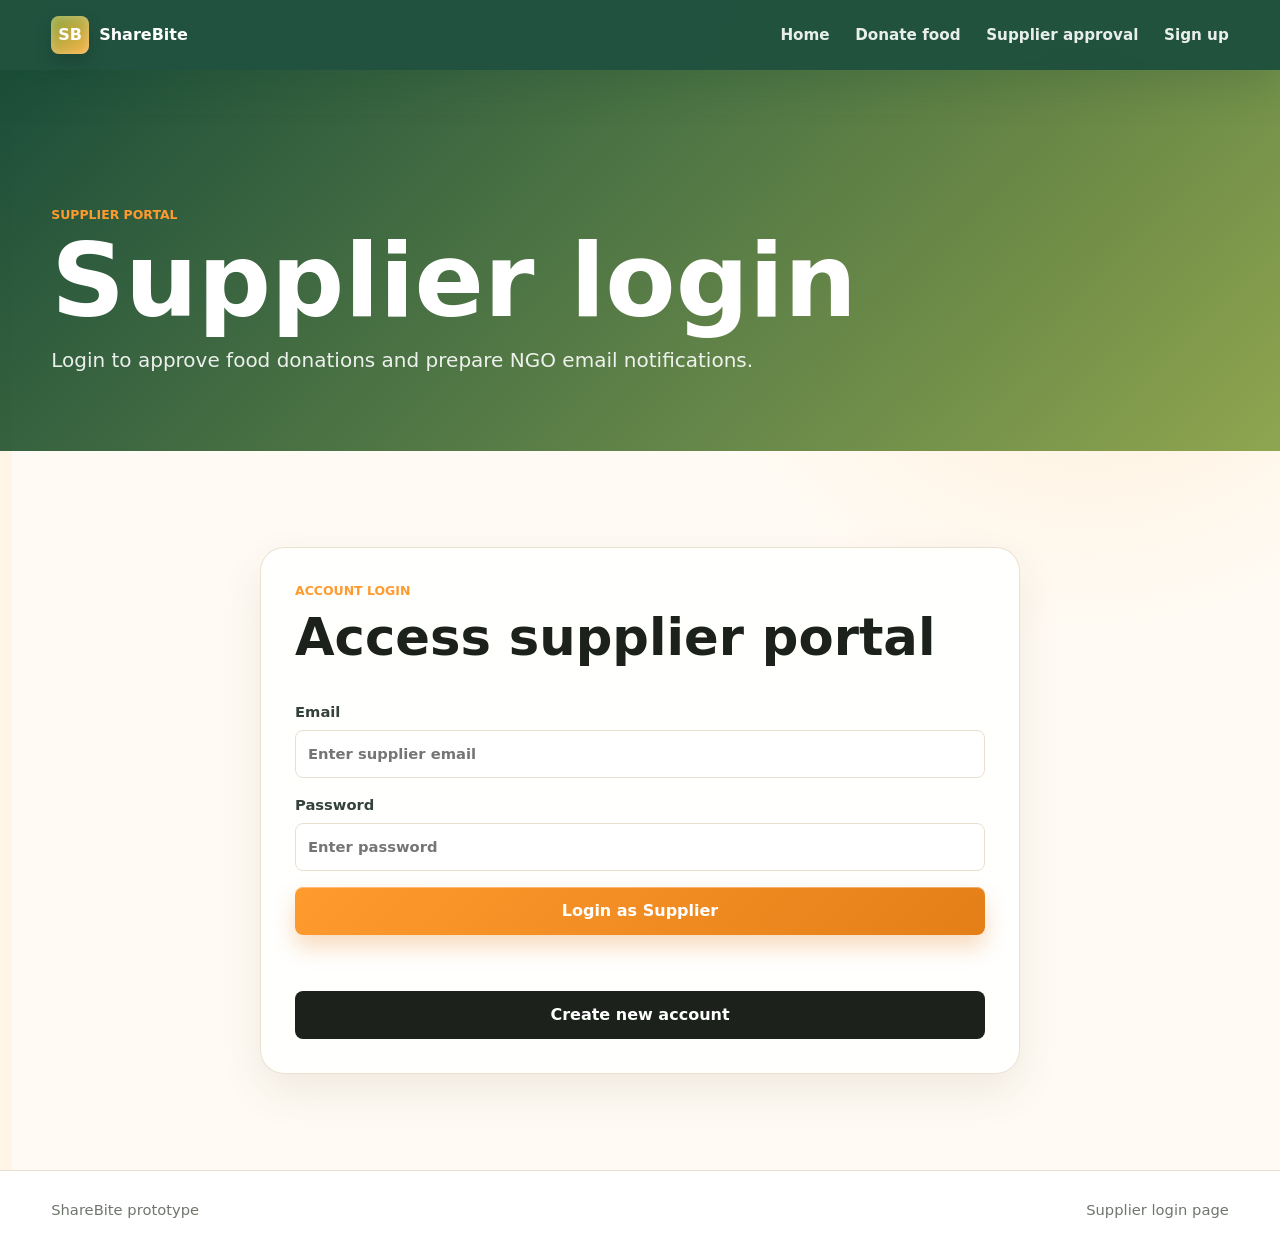
<file: supplier-login.html>
<!DOCTYPE html>
<html lang="en">
<head>
  <meta charset="UTF-8">
  <meta name="viewport" content="width=device-width, initial-scale=1.0">
  <title>Supplier Login | ShareBite</title>
  <link rel="stylesheet" href="styles.css">
</head>
<body>
  <a class="skip-link" href="#main">Skip to main content</a>
  <header class="site-header page-header">
    <a class="brand" href="index.html" aria-label="ShareBite home"><span class="brand-mark">SB</span><span>ShareBite</span></a>
    <button class="menu-toggle" type="button" aria-controls="mainNav" aria-expanded="false"><span></span><span></span><span></span>Menu</button>
    <nav class="nav" id="mainNav" aria-label="Main navigation">
      <a href="index.html">Home</a>
      <a href="donate.html">Donate food</a>
      <a href="supplier.html">Supplier approval</a>
      <a href="signup.html">Sign up</a>
    </nav>
  </header>

  <main id="main">
    <section class="page-hero">
      <p class="eyebrow">Supplier portal</p>
      <h1>Supplier login</h1>
      <p>Login to approve food donations and prepare NGO email notifications.</p>
    </section>

    <section class="section single-form">
      <form class="form-panel login-panel" data-login-role="supplier" aria-labelledby="supplier-login-title">
        <div class="section-heading inline">
          <p class="eyebrow">Account login</p>
          <h2 id="supplier-login-title">Access supplier portal</h2>
        </div>
        <label>Email<input class="login-email" type="email" placeholder="Enter supplier email" autocomplete="email" required></label>
        <label>Password<input class="login-password" type="password" placeholder="Enter password" autocomplete="current-password" required></label>
        <button class="button primary full" type="submit">Login as Supplier</button>
        <p class="form-note login-message" role="status"></p>
        <a class="button dark full" href="signup.html">Create new account</a>
      </form>
    </section>
  </main>

  <footer class="footer"><span>ShareBite prototype</span><span>Supplier login page</span></footer>
  <script src="script.js"></script>
</body>
</html>
</file>
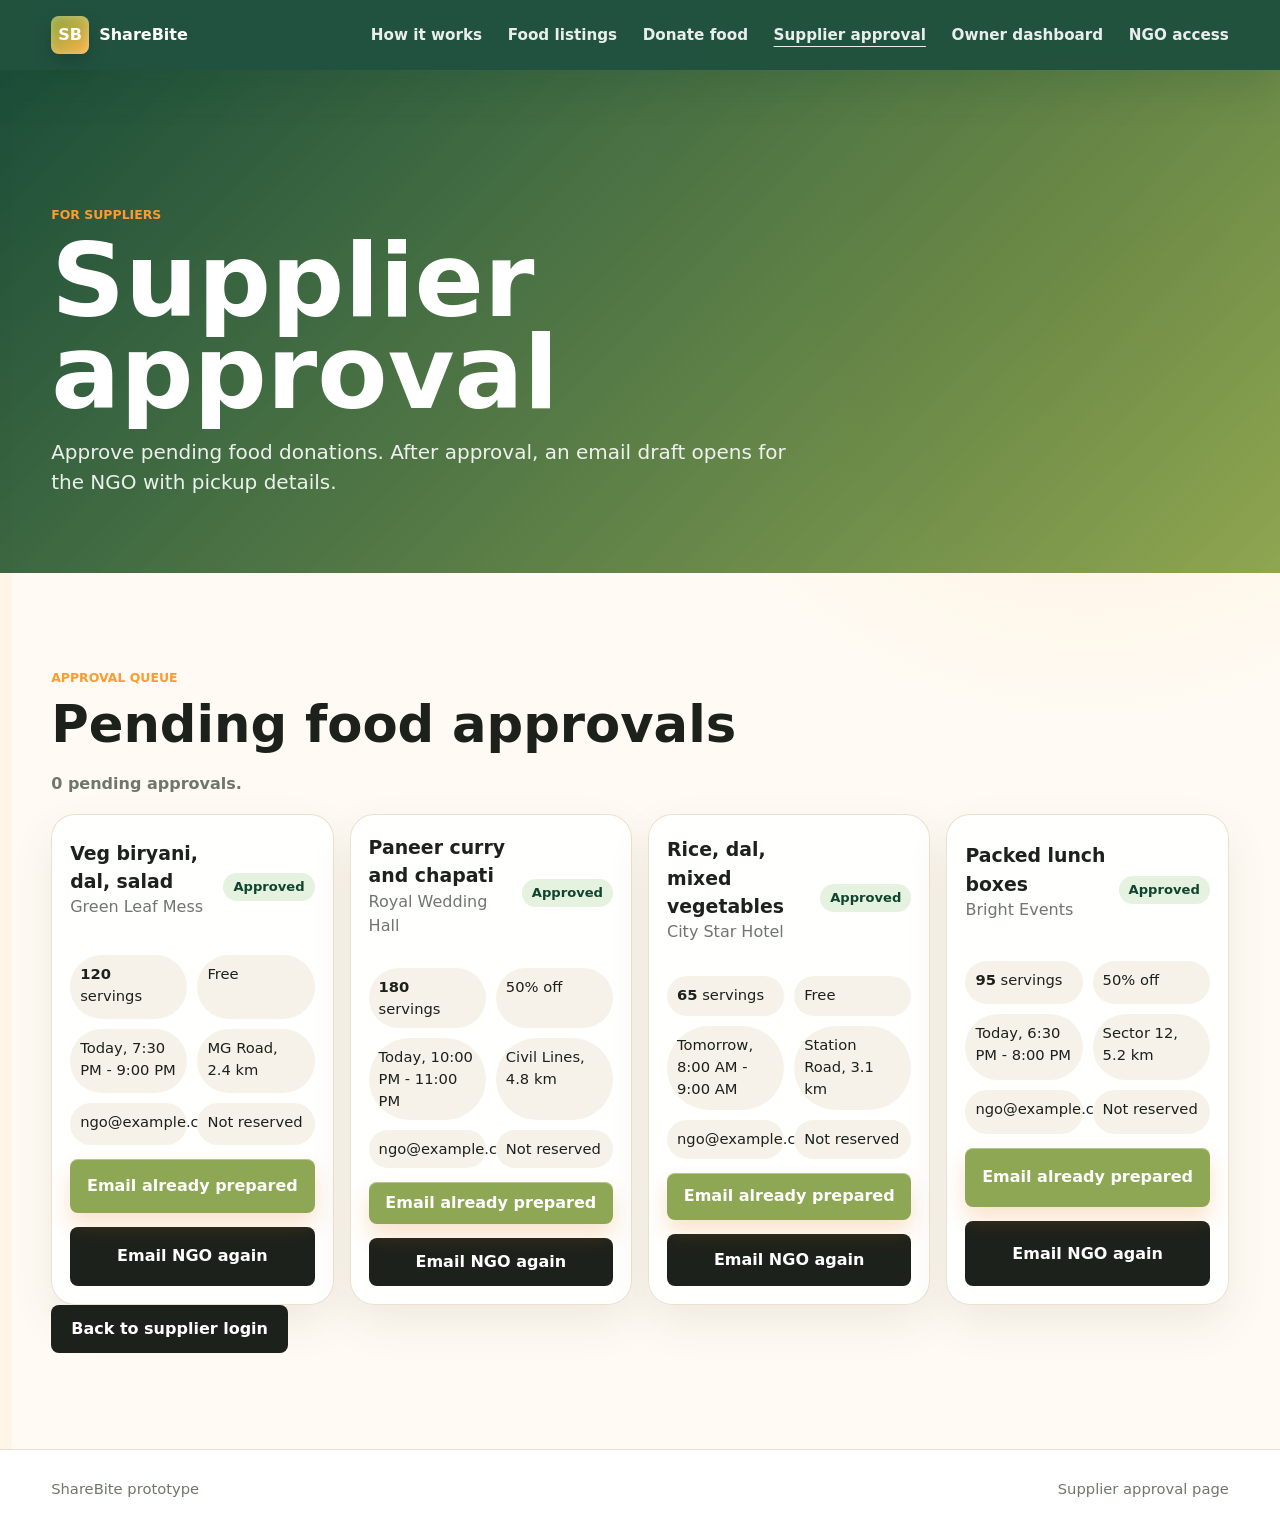
<file: supplier.html>
<!DOCTYPE html>
<html lang="en">
<head>
  <meta charset="UTF-8">
  <meta name="viewport" content="width=device-width, initial-scale=1.0">
  <title>Supplier Approval | ShareBite</title>
  <link rel="stylesheet" href="styles.css">
</head>
<body>
  <a class="skip-link" href="#main">Skip to main content</a>
  <header class="site-header page-header">
    <a class="brand" href="index.html" aria-label="ShareBite home"><span class="brand-mark">SB</span><span>ShareBite</span></a>
    <button class="menu-toggle" type="button" aria-controls="mainNav" aria-expanded="false"><span></span><span></span><span></span>Menu</button>
    <nav class="nav" id="mainNav" aria-label="Main navigation">
      <a href="how.html">How it works</a>
      <a href="listings.html">Food listings</a>
      <a href="donate.html">Donate food</a>
      <a href="supplier.html" aria-current="page">Supplier approval</a>
      <a href="owner.html">Owner dashboard</a>
      <a href="ngo.html">NGO access</a>
    </nav>
  </header>

  <main id="main">
    <section class="page-hero">
      <p class="eyebrow">For suppliers</p>
      <h1>Supplier approval</h1>
      <p>Approve pending food donations. After approval, an email draft opens for the NGO with pickup details.</p>
    </section>

    <section class="section" aria-labelledby="approval-title">
      <div class="section-heading inline">
        <p class="eyebrow">Approval queue</p>
        <h2 id="approval-title">Pending food approvals</h2>
      </div>
      <p class="results-note" id="approvalMessage" role="status"></p>
      <div class="listing-grid supplier-grid" id="supplierGrid" aria-live="polite"></div>
      <a class="button dark" href="supplier-login.html">Back to supplier login</a>
    </section>
  </main>

  <footer class="footer"><span>ShareBite prototype</span><span>Supplier approval page</span></footer>
  <script src="script.js"></script>
</body>
</html>
</file>
<file: styles.css>
:root {
  --ink: #17201b;
  --muted: #66736d;
  --paper: #fffdf8;
  --surface: #ffffff;
  --line: #dfe7df;
  --mint: #d9f0df;
  --green: #1f7a4d;
  --green-dark: #115232;
  --coral: #e86f51;
  --gold: #f1b84b;
  --shadow: 0 20px 60px rgba(23, 32, 27, 0.14);
}

* {
  box-sizing: border-box;
}

html {
  scroll-behavior: smooth;
}

body {
  margin: 0;
  color: var(--ink);
  background: var(--paper);
  font-family: Inter, ui-sans-serif, system-ui, -apple-system, BlinkMacSystemFont, "Segoe UI", sans-serif;
  line-height: 1.5;
}

a {
  color: inherit;
  text-decoration: none;
}

button,
input,
select,
textarea {
  font: inherit;
}

.skip-link {
  position: fixed;
  top: 12px;
  left: 12px;
  z-index: 30;
  transform: translateY(-160%);
  border-radius: 8px;
  padding: 10px 14px;
  color: #ffffff;
  background: var(--green-dark);
  font-weight: 800;
}

.skip-link:focus {
  transform: translateY(0);
}

.site-header {
  position: fixed;
  top: 0;
  left: 0;
  right: 0;
  z-index: 10;
  display: flex;
  align-items: center;
  justify-content: space-between;
  gap: 24px;
  padding: 16px clamp(18px, 4vw, 56px);
  color: #ffffff;
  background: linear-gradient(180deg, rgba(7, 18, 12, 0.72), rgba(7, 18, 12, 0));
}

.page-header {
  position: sticky;
  color: #ffffff;
  background: var(--green-dark);
}

.page-header .nav a[aria-current="page"] {
  color: #ffffff;
  text-decoration: underline;
  text-underline-offset: 6px;
}

.brand {
  display: inline-flex;
  align-items: center;
  gap: 10px;
  font-weight: 800;
}

.brand-mark {
  display: grid;
  width: 38px;
  height: 38px;
  place-items: center;
  border: 1px solid rgba(255, 255, 255, 0.55);
  border-radius: 8px;
  background: rgba(255, 255, 255, 0.16);
}

.nav {
  display: flex;
  align-items: center;
  gap: clamp(12px, 2vw, 28px);
  font-size: 0.95rem;
  font-weight: 650;
}

.nav a {
  opacity: 0.9;
}

.nav a:hover {
  opacity: 1;
}

.menu-toggle {
  position: relative;
  display: none;
  min-height: 42px;
  align-items: center;
  border: 1px solid rgba(255, 255, 255, 0.45);
  border-radius: 8px;
  padding: 0 12px 0 38px;
  color: #ffffff;
  background: rgba(255, 255, 255, 0.14);
  cursor: pointer;
  font-weight: 800;
}

.menu-toggle span {
  position: absolute;
  left: 13px;
  width: 16px;
  height: 2px;
  background: currentColor;
}

.menu-toggle span:nth-child(1) {
  top: 13px;
}

.menu-toggle span:nth-child(2) {
  top: 20px;
}

.menu-toggle span:nth-child(3) {
  top: 27px;
}

.hero {
  position: relative;
  min-height: 92vh;
  display: grid;
  align-items: end;
  overflow: hidden;
  color: #ffffff;
  padding: 118px clamp(18px, 4vw, 56px) 32px;
}

.page-hero {
  padding: 136px clamp(18px, 4vw, 56px) clamp(44px, 7vw, 76px);
  color: #ffffff;
  background:
    linear-gradient(90deg, rgba(17, 82, 50, 0.96), rgba(31, 122, 77, 0.86)),
    url("https://images.unsplash.com/photo-1488521787991-ed7bbaae773c?auto=format&fit=crop&w=1600&q=80") center / cover;
}

.page-hero h1 {
  max-width: 900px;
  margin-bottom: 18px;
  font-size: clamp(3rem, 8vw, 6.5rem);
}

.page-hero p:not(.eyebrow) {
  max-width: 760px;
  margin-bottom: 0;
  color: rgba(255, 255, 255, 0.9);
  font-size: clamp(1rem, 1.8vw, 1.25rem);
}

.hero-image,
.hero-overlay {
  position: absolute;
  inset: 0;
  width: 100%;
  height: 100%;
}

.hero-image {
  object-fit: cover;
}

.hero-overlay {
  background:
    linear-gradient(90deg, rgba(5, 17, 10, 0.84) 0%, rgba(5, 17, 10, 0.56) 44%, rgba(5, 17, 10, 0.12) 100%),
    linear-gradient(0deg, rgba(5, 17, 10, 0.65), rgba(5, 17, 10, 0.02) 50%);
}

.hero-content {
  position: relative;
  max-width: 780px;
  padding-bottom: 128px;
}

.eyebrow {
  margin: 0 0 10px;
  color: var(--coral);
  font-size: 0.78rem;
  font-weight: 850;
  letter-spacing: 0;
  text-transform: uppercase;
}

.hero .eyebrow {
  color: #ffcf75;
}

h1,
h2,
h3,
p {
  margin-top: 0;
}

h1 {
  margin-bottom: 18px;
  font-size: clamp(4rem, 10vw, 8.2rem);
  line-height: 0.9;
  letter-spacing: 0;
}

h2 {
  margin-bottom: 0;
  font-size: clamp(2rem, 4vw, 3.4rem);
  line-height: 1.02;
  letter-spacing: 0;
}

h3 {
  margin-bottom: 10px;
  font-size: 1.1rem;
}

.hero-copy {
  max-width: 700px;
  margin-bottom: 28px;
  color: rgba(255, 255, 255, 0.9);
  font-size: clamp(1.05rem, 1.7vw, 1.28rem);
}

.hero-actions,
.filter-bar {
  display: flex;
  flex-wrap: wrap;
  gap: 12px;
}

.button {
  display: inline-flex;
  min-height: 48px;
  align-items: center;
  justify-content: center;
  border: 0;
  border-radius: 8px;
  padding: 0 20px;
  cursor: pointer;
  font-weight: 800;
  transition: transform 180ms ease, box-shadow 180ms ease, background 180ms ease;
}

.button:hover {
  transform: translateY(-1px);
}

.button.primary {
  color: #ffffff;
  background: var(--green);
  box-shadow: 0 12px 26px rgba(31, 122, 77, 0.28);
}

.button.secondary {
  color: #ffffff;
  border: 1px solid rgba(255, 255, 255, 0.55);
  background: rgba(255, 255, 255, 0.14);
}

.button.dark {
  color: #ffffff;
  background: var(--ink);
}

.button.full {
  width: 100%;
}

.impact-strip {
  position: absolute;
  right: clamp(18px, 4vw, 56px);
  bottom: 32px;
  left: clamp(18px, 4vw, 56px);
  display: grid;
  grid-template-columns: repeat(3, minmax(0, 1fr));
  overflow: hidden;
  border: 1px solid rgba(255, 255, 255, 0.28);
  border-radius: 8px;
  background: rgba(255, 255, 255, 0.14);
  backdrop-filter: blur(16px);
}

.impact-strip div {
  padding: 18px;
  border-right: 1px solid rgba(255, 255, 255, 0.22);
}

.impact-strip div:last-child {
  border-right: 0;
}

.impact-strip strong,
.impact-strip span {
  display: block;
}

.impact-strip strong {
  font-size: clamp(1.4rem, 2.4vw, 2.3rem);
}

.impact-strip span {
  color: rgba(255, 255, 255, 0.78);
  font-size: 0.9rem;
}

.section {
  padding: clamp(56px, 8vw, 96px) clamp(18px, 4vw, 56px);
}

.section-heading {
  max-width: 760px;
  margin-bottom: 34px;
}

.section-heading.inline {
  margin-bottom: 22px;
}

.steps {
  display: grid;
  grid-template-columns: repeat(3, minmax(0, 1fr));
  gap: 18px;
}

.steps article,
.food-card,
.form-panel,
.pickup-box {
  border: 1px solid var(--line);
  border-radius: 8px;
  background: var(--surface);
}

.steps article {
  min-height: 220px;
  padding: 26px;
}

.step-number {
  display: block;
  margin-bottom: 42px;
  color: var(--green);
  font-weight: 900;
}

.steps p,
.food-card p,
.pickup-box li,
.form-note,
.footer {
  color: var(--muted);
}

.split {
  display: grid;
  grid-template-columns: minmax(0, 1.35fr) minmax(320px, 0.65fr);
  gap: 24px;
  background: #edf5ef;
}

.filter {
  min-height: 40px;
  border: 1px solid var(--line);
  border-radius: 8px;
  padding: 0 14px;
  color: var(--ink);
  background: #ffffff;
  cursor: pointer;
  font-weight: 750;
}

.filter.active {
  color: #ffffff;
  border-color: var(--green);
  background: var(--green);
}

.results-note {
  min-height: 24px;
  margin: 14px 0 0;
  color: var(--muted);
  font-weight: 750;
}

.listing-grid {
  display: grid;
  grid-template-columns: repeat(2, minmax(0, 1fr));
  gap: 16px;
  margin-top: 18px;
}

.food-card {
  display: grid;
  gap: 14px;
  padding: 18px;
}

.food-card header {
  display: flex;
  justify-content: space-between;
  gap: 12px;
}

.food-card h3 {
  margin: 0;
}

.tag {
  display: inline-flex;
  width: max-content;
  min-height: 28px;
  align-items: center;
  border-radius: 8px;
  padding: 0 10px;
  color: var(--green-dark);
  background: var(--mint);
  font-size: 0.82rem;
  font-weight: 850;
}

.tag.discount {
  color: #74460b;
  background: #fff0c7;
}

.tag.pending {
  color: #74460b;
  background: #fff0c7;
}

.meta {
  display: grid;
  grid-template-columns: repeat(2, minmax(0, 1fr));
  gap: 10px;
  font-size: 0.92rem;
}

.meta span {
  min-height: 40px;
  border-radius: 8px;
  padding: 8px 10px;
  background: #f5f8f5;
}

.claim {
  min-height: 42px;
  border: 1px solid var(--green);
  border-radius: 8px;
  color: var(--green);
  background: #ffffff;
  cursor: pointer;
  font-weight: 850;
}

.claim.claimed {
  color: #ffffff;
  background: var(--green);
}

.claim.approve {
  color: #ffffff;
  background: var(--green);
}

.claim:disabled {
  cursor: not-allowed;
  opacity: 0.78;
}

.map-panel {
  display: grid;
  align-content: start;
  gap: 16px;
}

.map-panel img {
  width: 100%;
  aspect-ratio: 4 / 3;
  border-radius: 8px;
  object-fit: cover;
  box-shadow: var(--shadow);
}

.pickup-box {
  padding: 22px;
}

.pickup-box ul {
  margin: 0;
  padding-left: 20px;
}

.pickup-box li + li {
  margin-top: 8px;
}

.forms {
  display: grid;
  grid-template-columns: repeat(2, minmax(0, 1fr));
  gap: 22px;
}

.single-form {
  display: grid;
  grid-template-columns: minmax(0, 760px);
  justify-content: center;
}

.page-links .steps article {
  display: grid;
  align-content: start;
  gap: 14px;
}

.form-panel {
  display: grid;
  gap: 16px;
  padding: clamp(22px, 4vw, 34px);
  box-shadow: 0 12px 36px rgba(23, 32, 27, 0.08);
}

.report-panel {
  max-width: 760px;
  margin-bottom: clamp(34px, 5vw, 54px);
}

.owner-layout {
  display: grid;
  grid-template-columns: minmax(0, 760px);
  justify-content: center;
}

.owner-summary {
  margin-top: 10px;
}

.owner-stats {
  grid-template-columns: repeat(2, minmax(0, 1fr));
}

.stat-card strong {
  display: block;
  margin-bottom: 8px;
  color: var(--green);
  font-size: clamp(2rem, 4vw, 3rem);
}

.ngo-panel {
  background: #f9fbff;
}

label {
  display: grid;
  gap: 7px;
  color: #34423b;
  font-size: 0.92rem;
  font-weight: 800;
}

input,
select,
textarea {
  width: 100%;
  border: 1px solid var(--line);
  border-radius: 8px;
  padding: 0 12px;
  color: var(--ink);
  background: #ffffff;
}

input,
select {
  min-height: 48px;
}

textarea {
  min-height: 88px;
  padding-top: 12px;
  resize: vertical;
}

input:focus,
select:focus,
textarea:focus,
button:focus-visible,
a:focus-visible {
  outline: 3px solid rgba(232, 111, 81, 0.35);
  outline-offset: 2px;
}

.form-row {
  display: grid;
  grid-template-columns: repeat(2, minmax(0, 1fr));
  gap: 14px;
}

.checkbox {
  grid-template-columns: 18px 1fr;
  align-items: start;
  font-weight: 700;
}

.checkbox input {
  width: 18px;
  min-height: 18px;
  margin-top: 3px;
}

.form-note {
  min-height: 24px;
  margin: 0;
  font-weight: 750;
}

.pickup-dialog {
  width: min(620px, calc(100% - 28px));
  border: 0;
  border-radius: 8px;
  padding: 0;
  color: var(--ink);
  background: transparent;
}

.pickup-dialog::backdrop {
  background: rgba(12, 20, 15, 0.68);
}

.dialog-card {
  position: relative;
  display: grid;
  gap: 16px;
  border-radius: 8px;
  padding: clamp(22px, 4vw, 34px);
  background: #ffffff;
  box-shadow: var(--shadow);
}

.dialog-card h2 {
  font-size: clamp(1.8rem, 4vw, 2.6rem);
}

.dialog-details {
  display: grid;
  gap: 8px;
  border: 1px solid var(--line);
  border-radius: 8px;
  padding: 14px;
  background: #f7faf7;
}

.dialog-details p {
  margin: 0;
}

.dialog-actions {
  display: flex;
  justify-content: flex-end;
  gap: 10px;
}

.dialog-secondary {
  color: var(--ink);
  border-color: var(--line);
  background: #ffffff;
}

.icon-close {
  position: absolute;
  top: 14px;
  right: 14px;
  width: 40px;
  height: 40px;
  border: 1px solid var(--line);
  border-radius: 8px;
  color: var(--ink);
  background: #ffffff;
  cursor: pointer;
  font-size: 1.7rem;
  line-height: 1;
}

.footer {
  display: flex;
  justify-content: space-between;
  gap: 20px;
  padding: 28px clamp(18px, 4vw, 56px);
  border-top: 1px solid var(--line);
  background: #ffffff;
  font-size: 0.92rem;
}

@media (max-width: 920px) {
  .site-header {
    position: absolute;
    align-items: flex-start;
    flex-wrap: wrap;
  }

  .menu-toggle {
    display: inline-flex;
  }

  .nav {
    display: none;
    width: 100%;
    flex-direction: column;
    align-items: stretch;
    gap: 6px;
    border: 1px solid rgba(255, 255, 255, 0.24);
    border-radius: 8px;
    padding: 10px;
    background: rgba(7, 18, 12, 0.86);
  }

  .nav.open {
    display: flex;
  }

  .nav a {
    border-radius: 8px;
    padding: 10px;
  }

  .hero {
    min-height: 96vh;
  }

  .hero-content {
    padding-bottom: 178px;
  }

  .impact-strip,
  .steps,
  .split,
  .forms,
  .listing-grid {
    grid-template-columns: 1fr;
  }

  .split {
    gap: 34px;
  }
}

@media (max-width: 560px) {
  .hero {
    padding-top: 96px;
  }

  .hero-content {
    padding-bottom: 236px;
  }

  .impact-strip {
    bottom: 18px;
  }

  .impact-strip div {
    padding: 12px;
  }

  .form-row,
  .meta {
    grid-template-columns: 1fr;
  }

  .footer {
    flex-direction: column;
  }

  .dialog-actions {
    flex-direction: column-reverse;
  }
}

/* App-inspired ShareBite UI refresh */
:root {
  --ink: #1c211b;
  --muted: #6f766d;
  --paper: #fff4e1;
  --surface: rgba(255, 255, 255, 0.92);
  --line: #eadfce;
  --mint: #e4f2df;
  --green: #6f8f25;
  --green-dark: #0f442f;
  --coral: #ff9a2e;
  --gold: #ffb64a;
  --shadow: 0 22px 60px rgba(83, 52, 24, 0.18);
}

body {
  background:
    radial-gradient(circle at 85% 18%, rgba(255, 184, 94, 0.2), transparent 28%),
    linear-gradient(90deg, rgba(255, 246, 232, 0.82) 0 12px, rgba(255, 255, 255, 0.64) 12px 24px),
    #fff4e1;
}

.site-header,
.page-header {
  background: rgba(15, 68, 47, 0.92);
  backdrop-filter: blur(16px);
  box-shadow: 0 16px 42px rgba(15, 68, 47, 0.18);
}

.brand-mark {
  border: 0;
  background: linear-gradient(145deg, #8ca43b, #f8b348);
  box-shadow: inset 0 1px 10px rgba(255, 255, 255, 0.32), 0 8px 18px rgba(0, 0, 0, 0.18);
}

.hero {
  min-height: 96vh;
  grid-template-columns: minmax(0, 1fr) minmax(280px, 430px);
  gap: clamp(28px, 5vw, 76px);
  align-items: center;
  padding-bottom: 122px;
}

.hero-overlay {
  background:
    linear-gradient(90deg, rgba(15, 68, 47, 0.94), rgba(15, 68, 47, 0.76) 42%, rgba(255, 154, 46, 0.2)),
    linear-gradient(0deg, rgba(25, 19, 11, 0.68), transparent 54%);
}

.hero-content {
  max-width: 720px;
  padding-bottom: 0;
}

.leaf-orb {
  display: grid;
  width: 76px;
  height: 76px;
  margin-bottom: 24px;
  place-items: center;
  border-radius: 24px;
  background: rgba(255, 255, 255, 0.16);
  box-shadow: inset 0 0 22px rgba(255, 255, 255, 0.16);
  font-size: 2rem;
  animation: breathingPulse 2.8s ease-in-out infinite;
}

@keyframes breathingPulse {
  0%, 100% {
    transform: scale(1);
    box-shadow: 0 0 0 0 rgba(255, 182, 74, 0.28);
  }
  50% {
    transform: scale(1.04);
    box-shadow: 0 0 0 16px rgba(255, 182, 74, 0);
  }
}

.phone-preview {
  position: relative;
  z-index: 1;
  justify-self: center;
  width: min(100%, 360px);
  border: 11px solid #121512;
  border-radius: 44px;
  padding: 16px;
  color: var(--ink);
  background: #f8f6ef;
  box-shadow: 0 34px 90px rgba(0, 0, 0, 0.38);
  transform: rotate(4deg);
}

.phone-notch {
  position: absolute;
  top: 16px;
  left: 50%;
  width: 92px;
  height: 26px;
  transform: translateX(-50%);
  border-radius: 0 0 16px 16px;
  background: #080a08;
}

.phone-screen {
  display: grid;
  gap: 14px;
  min-height: 620px;
  border-radius: 32px;
  padding: 52px 16px 16px;
  background: linear-gradient(180deg, #ffffff, #f7f0e4);
}

.phone-header,
.phone-food {
  display: flex;
  align-items: center;
  gap: 12px;
}

.phone-header {
  justify-content: space-between;
}

.phone-header strong {
  display: block;
  font-size: 1.2rem;
}

.phone-header span,
.phone-food small {
  color: var(--muted);
}

.avatar-dot {
  display: grid;
  width: 34px;
  height: 34px;
  place-items: center;
  border-radius: 50%;
  color: #ffffff !important;
  background: #dd77b4;
  font-size: 0.78rem;
  font-weight: 900;
}

.phone-search,
.app-search {
  border-radius: 999px;
  padding: 12px 16px;
  color: #9aa19a;
  background: #f1f1ef;
  box-shadow: inset 0 1px 0 rgba(0, 0, 0, 0.04);
}

.phone-cats,
.category-strip,
.bottom-tabs {
  display: flex;
  gap: 10px;
  overflow-x: auto;
}

.phone-cats span,
.category-strip span {
  display: grid;
  min-width: 60px;
  place-items: center;
  gap: 4px;
  border-radius: 18px;
  padding: 10px 8px;
  background: #fff0df;
  box-shadow: 0 8px 18px rgba(129, 93, 46, 0.09);
}

.phone-cats small,
.category-strip small,
.bottom-tabs small {
  font-size: 0.72rem;
}

.phone-promo,
.feature-banner {
  display: flex;
  align-items: center;
  justify-content: space-between;
  gap: 16px;
  border-radius: 22px;
  padding: 18px;
  color: #ffffff;
  background: linear-gradient(135deg, #6f8f25, #2e6d37);
  box-shadow: 0 18px 34px rgba(70, 110, 34, 0.25);
}

.phone-promo strong,
.feature-banner strong,
.phone-promo span,
.feature-banner span {
  display: block;
}

.feature-dish {
  font-size: 3rem;
  filter: drop-shadow(0 10px 18px rgba(0, 0, 0, 0.18));
}

.phone-food {
  border: 1px solid #eadcc8;
  border-radius: 20px;
  padding: 12px;
  background: #ffffff;
  box-shadow: 0 12px 22px rgba(83, 52, 24, 0.08);
}

.food-thumb,
.food-art {
  display: grid;
  flex: 0 0 auto;
  width: 64px;
  height: 64px;
  place-items: center;
  border-radius: 50%;
  background: linear-gradient(145deg, #fff6e6, #efe6d2);
  box-shadow: inset 0 1px 8px rgba(255, 255, 255, 0.82), 0 10px 20px rgba(83, 52, 24, 0.1);
  font-size: 2rem;
}

.phone-food button,
.claim,
.button.primary {
  border: 0;
  color: #ffffff;
  background: linear-gradient(135deg, #ff9a2e, #e47f18);
  box-shadow: inset 0 1px 0 rgba(255, 255, 255, 0.35), 0 12px 22px rgba(228, 127, 24, 0.28);
}

.phone-food button {
  min-height: 36px;
  border-radius: 999px;
  padding: 0 16px;
  font-weight: 850;
}

.phone-tabs,
.bottom-tabs {
  justify-content: space-between;
  border-radius: 22px;
  padding: 12px;
  background: rgba(255, 255, 255, 0.94);
  box-shadow: 0 -8px 28px rgba(43, 35, 26, 0.08);
}

.phone-tabs span,
.bottom-tabs a {
  display: grid;
  min-width: 54px;
  place-items: center;
  gap: 2px;
  color: var(--ink);
  font-weight: 800;
}

.bottom-tabs a[aria-current="page"] {
  color: var(--green);
}

.impact-strip {
  color: #ffffff;
}

.section {
  position: relative;
}

.steps {
  grid-template-columns: repeat(auto-fit, minmax(210px, 1fr));
}

.steps article,
.food-card,
.form-panel,
.pickup-box {
  border: 1px solid rgba(234, 223, 206, 0.92);
  border-radius: 24px;
  background: rgba(255, 255, 255, 0.9);
  box-shadow: 0 18px 44px rgba(83, 52, 24, 0.09);
}

.split {
  grid-template-columns: minmax(0, 1fr) minmax(280px, 420px);
  background: transparent;
}

.listings-panel {
  max-width: 900px;
}

.filter-bar {
  margin-top: 16px;
}

.filter {
  border: 0;
  border-radius: 999px;
  background: #ffffff;
  box-shadow: 0 8px 20px rgba(83, 52, 24, 0.08);
}

.filter.active {
  background: var(--green);
}

.listing-grid {
  grid-template-columns: repeat(auto-fit, minmax(280px, 1fr));
}

.food-card header {
  align-items: center;
}

.food-card h3 {
  font-size: 1.18rem;
}

.meta span {
  min-height: 34px;
  border-radius: 999px;
  background: #f7f2e9;
}

.tag {
  border-radius: 999px;
}

.map-panel img {
  border-radius: 28px;
}

.page-hero {
  background:
    linear-gradient(135deg, rgba(15, 68, 47, 0.95), rgba(111, 143, 37, 0.78)),
    url("https://images.unsplash.com/photo-1488521787991-ed7bbaae773c?auto=format&fit=crop&w=1600&q=80") center / cover;
}

@media (max-width: 920px) {
  .hero {
    grid-template-columns: 1fr;
    padding-bottom: 230px;
  }

  .phone-preview {
    display: none;
  }

  .site-header {
    position: absolute;
  }

  .page-header {
    position: sticky;
  }
}

@media (max-width: 560px) {
  .hero {
    padding-bottom: 260px;
  }

  h1 {
    font-size: clamp(3rem, 18vw, 4.7rem);
  }

  .impact-strip {
    grid-template-columns: 1fr;
  }

  .category-strip {
    padding-bottom: 4px;
  }

  .bottom-tabs {
    position: sticky;
    bottom: 12px;
    z-index: 3;
  }
}
</file>
